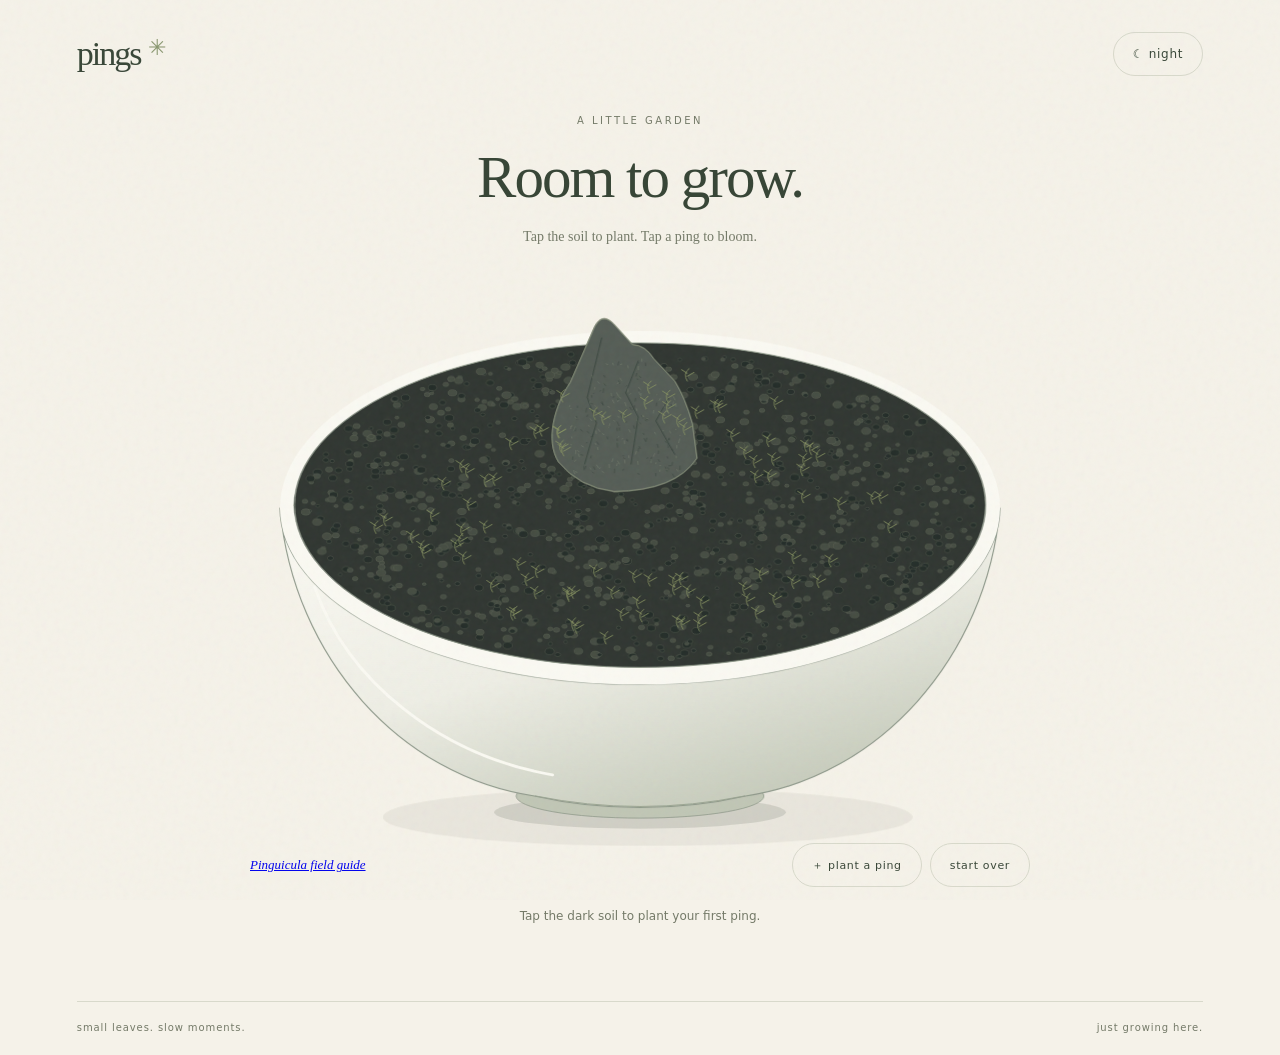
<file: index.html>
<!doctype html>
<html lang="en">
<head>
  <meta charset="utf-8">
  <meta name="viewport" content="width=device-width, initial-scale=1">
  <meta name="theme-color" content="#f5f2e9">
  <meta name="robots" content="noindex, nofollow">
  <meta name="description" content="A little Pinguicula garden, slowly drawn into bloom.">
  <title>Pings — a little garden</title>
  <link rel="stylesheet" href="pings.css">
  <script defer src="js/pings.js"></script>
</head>
<body>
  <main>
    <header><a class="wordmark" href="./" aria-label="Pings home">pings<span>✳</span></a><button id="light" type="button" aria-pressed="false">☾ <span>night</span></button></header>
    <section class="garden-space" aria-labelledby="heading">
      <div class="intro"><p class="eyebrow">a little garden</p><h1 id="heading">Room to grow.</h1><p class="subtitle">Tap the soil to plant. Tap a ping to bloom.</p></div>
      <svg id="garden" viewBox="0 130 1000 670" role="group" aria-labelledby="garden-title garden-desc"><title id="garden-title">A bowl of Pinguiculas</title><desc id="garden-desc">An interactive white bowl with dark pebbles, moss and a rock placed toward the back. Tap open soil to grow randomized Pinguiculas. Tap a plant to grow its flower. Use the Plant a ping button and Tab to plants for keyboard access.</desc></svg>
      <div class="garden-bottom"><span class="botanical"><a href="field-guide.html">Pinguicula field guide</a></span><div class="actions"><button id="plant" type="button">＋ plant a ping</button><button id="reset" type="button">start over</button><button id="replay" type="button" hidden>clear bowl</button></div></div>
      <p id="garden-status" role="status" aria-live="polite">Tap the dark soil to plant your first ping.</p>
    </section>
    <footer><span>small leaves. slow moments.</span><span>just growing here.</span></footer>
  </main>
  <noscript><p class="fallback">Enable JavaScript to see the garden draw itself.</p></noscript>
</body>
</html>
</file>
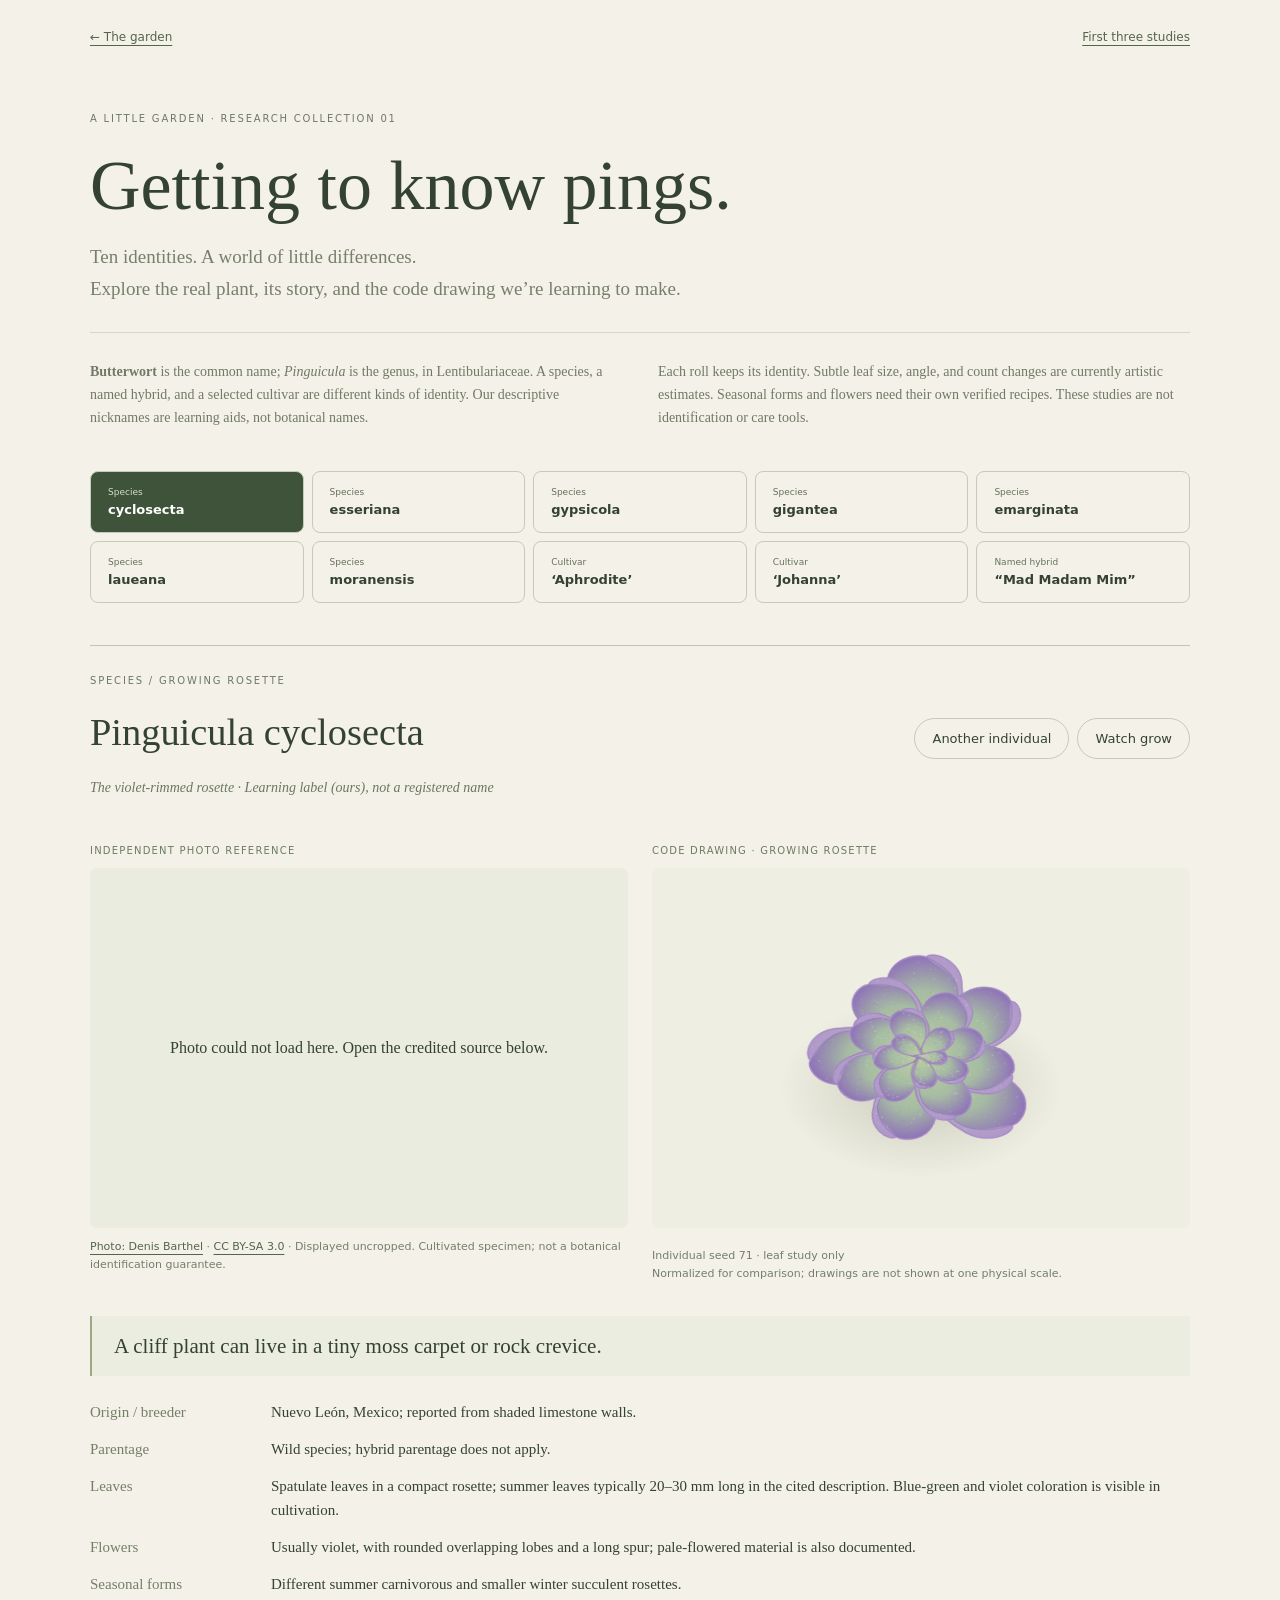
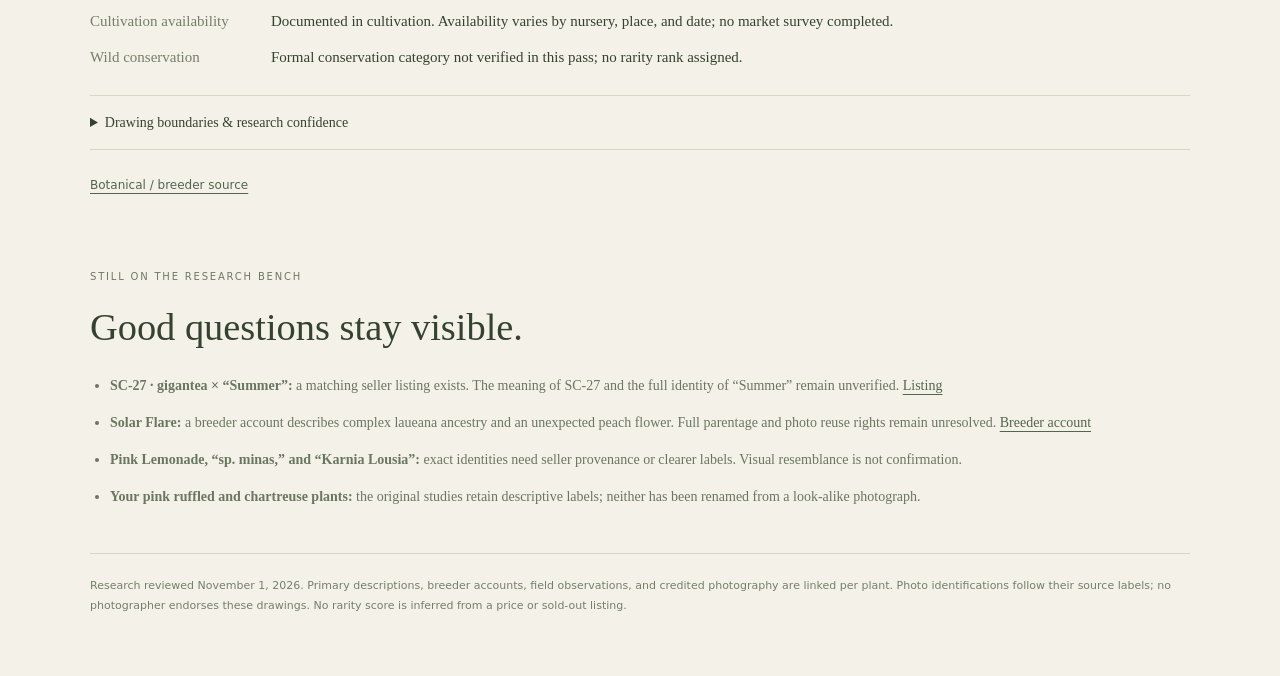
<file: field-guide.html>
<!doctype html><html lang="en"><head><meta charset="utf-8"><meta name="viewport" content="width=device-width,initial-scale=1"><title>The Ping Field Guide · Room to grow</title><link rel="stylesheet" href="field-guide.css"></head><body><main>
<nav><a href="index.html">← The garden</a><a href="studies.html">First three studies</a></nav>
<header><span class="eyebrow">A little garden · research collection 01</span><h1>Getting to know pings.</h1><p>Ten identities. A world of little differences.<br>Explore the real plant, its story, and the code drawing we’re learning to make.</p></header>
<div class="intro"><p><b>Butterwort</b> is the common name; <i>Pinguicula</i> is the genus, in Lentibulariaceae. A species, a named hybrid, and a selected cultivar are different kinds of identity. Our descriptive nicknames are learning aids, not botanical names.</p><p>Each roll keeps its identity. Subtle leaf size, angle, and count changes are currently artistic estimates. Seasonal forms and flowers need their own verified recipes. These studies are not identification or care tools.</p></div>
<section aria-label="Choose a plant"><div id="chooser"></div></section>
<section class="specimen" aria-labelledby="plant-name"><div class="heading"><div><span class="eyebrow" id="kind"></span><h2 id="plant-name"></h2><p id="nickname"></p></div><div class="controls"><button id="reroll">Another individual</button><button id="replay">Watch grow</button></div></div>
<div class="comparison"><figure><div class="figure-label">Independent photo reference</div><div id="photo"></div><figcaption id="credit"></figcaption></figure><figure><div class="figure-label">Code drawing · growing rosette</div><svg id="drawing" viewBox="0 0 400 400" role="img"></svg><figcaption><span id="seed"></span><br>Normalized for comparison; drawings are not shown at one physical scale.</figcaption></figure></div>
<p id="fact" class="fact"></p><dl id="facts"></dl><details><summary>Drawing boundaries & research confidence</summary><p id="boundaries"></p><p id="confidence"></p><p id="render-note"></p></details><div id="sources"></div></section>
<section class="pending"><span class="eyebrow">Still on the research bench</span><h2>Good questions stay visible.</h2><ul><li><b>SC-27 · gigantea × “Summer”:</b> a matching seller listing exists. The meaning of SC-27 and the full identity of “Summer” remain unverified. <a href="https://overgrownoasis.com/p/sc-27-pinguicula-gigantea-x-sum-46d29">Listing</a></li><li><b>Solar Flare:</b> a breeder account describes complex laueana ancestry and an unexpected peach flower. Full parentage and photo reuse rights remain unresolved. <a href="https://www.reddit.com/r/Pinguicula/comments/1w6val8/pinguicula_solar_flare/">Breeder account</a></li><li><b>Pink Lemonade, “sp. minas,” and “Karnia Lousia”:</b> exact identities need seller provenance or clearer labels. Visual resemblance is not confirmation.</li><li><b>Your pink ruffled and chartreuse plants:</b> the original studies retain descriptive labels; neither has been renamed from a look-alike photograph.</li></ul></section>
<footer>Research reviewed November 1, 2026. Primary descriptions, breeder accounts, field observations, and credited photography are linked per plant. Photo identifications follow their source labels; no photographer endorses these drawings. No rarity score is inferred from a price or sold-out listing.</footer>
</main><script src="js/studies.js"></script><script src="js/ping-catalog.js"></script><script src="js/field-guide.js"></script></body></html>
</file>
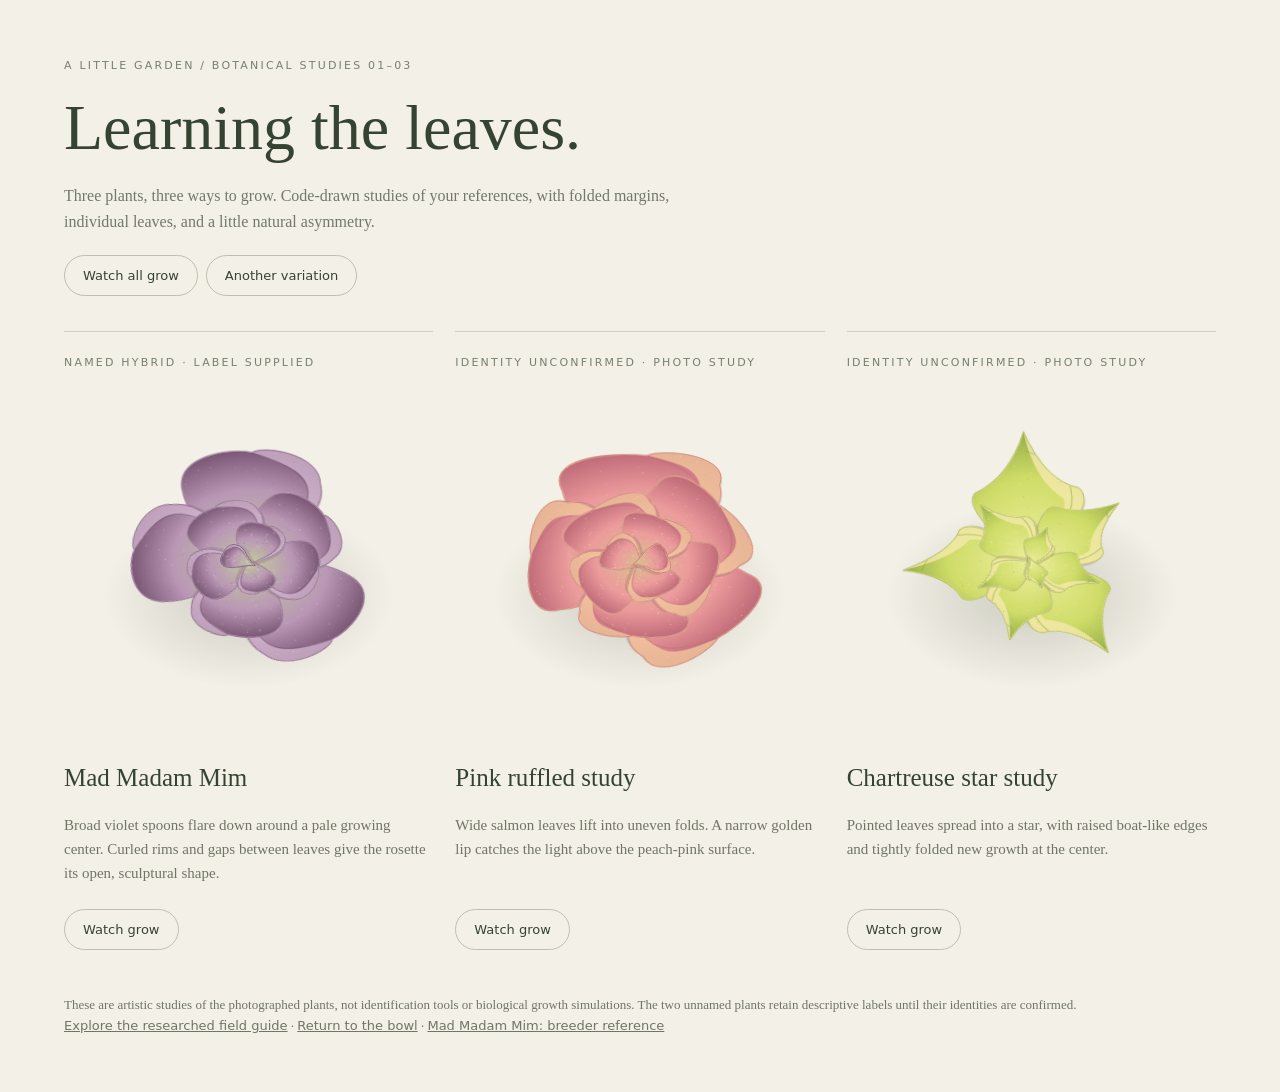
<file: studies.html>
<!doctype html><html lang="en"><meta charset="utf-8"><meta name="viewport" content="width=device-width,initial-scale=1"><title>Ping studies · Room to grow</title><style>
*{box-sizing:border-box}body{margin:0;background:#f3f0e7;color:#354333;font:16px Georgia,serif}main{max-width:1200px;margin:auto;padding:55px 24px}small{font:11px system-ui;letter-spacing:.2em;text-transform:uppercase;color:#77816e}h1{font-weight:400;font-size:clamp(36px,5vw,65px);margin:18px 0}header p{color:#72786a;line-height:1.6;max-width:650px}.grid{display:grid;grid-template-columns:repeat(3,1fr);gap:22px;margin-top:35px}article{border-top:1px solid #cdd0c0;padding-top:20px}svg{width:100%;overflow:visible}h2{font-size:25px;font-weight:400}article p{line-height:1.6;color:#707566;font-size:15px;min-height:76px}button,a{color:inherit;font:13px system-ui}button{border:1px solid #bac1ae;border-radius:30px;background:transparent;padding:12px 18px;cursor:pointer;margin:5px 8px 0 0}button:hover{background:#e1e7d7}button:focus-visible{outline:3px solid #7a9764}footer{margin-top:45px;line-height:1.6;font-size:13px;color:#707566}.outline{stroke-dasharray:1;stroke-dashoffset:1;animation:draw 1.6s ease forwards}.paint{opacity:0;animation:fill 1.3s ease forwards}@keyframes draw{to{stroke-dashoffset:0}}@keyframes fill{to{opacity:1}}@media(max-width:760px){.grid{grid-template-columns:1fr}svg{max-height:400px}article p{min-height:0}}@media(prefers-reduced-motion:reduce){.outline{animation:none;stroke-dashoffset:0}.paint{animation:none;opacity:1}}
</style><main><header><small>A little garden / botanical studies 01–03</small><h1>Learning the leaves.</h1><p>Three plants, three ways to grow. Code-drawn studies of your references, with folded margins, individual leaves, and a little natural asymmetry.</p><button id="replay">Watch all grow</button><button id="vary">Another variation</button></header><section class="grid" id="studies"></section><footer>These are artistic studies of the photographed plants, not identification tools or biological growth simulations. The two unnamed plants retain descriptive labels until their identities are confirmed.<br><a href="field-guide.html">Explore the researched field guide</a> · <a href="index.html">Return to the bowl</a> · <a href="https://www.californiacarnivores.com/products/pinguicula-x-mad-madam-mim-bare-root">Mad Madam Mim: breeder reference</a></footer></main><script src="js/studies.js"></script></html>
</file>
<file: pings.css>
:root{color-scheme:light;--paper:#f5f2e9;--ink:#384637;--muted:#747a68;--line:#d8d9cb;--bowl:#eeeee5;--rim:#faf9f2;--soil:#303631;--rock:#555d56;--shadow:#333c29}
*{box-sizing:border-box}body{margin:0;background:var(--paper);color:var(--ink);font-family:Georgia,'Times New Roman',serif;transition:background .7s,color .7s}body:before{content:'';position:fixed;inset:0;pointer-events:none;opacity:.13;background-image:url("data:image/svg+xml,%3Csvg viewBox='0 0 180 180' xmlns='http://www.w3.org/2000/svg'%3E%3Cfilter id='n'%3E%3CfeTurbulence type='fractalNoise' baseFrequency='.8' numOctaves='3' stitchTiles='stitch'/%3E%3C/filter%3E%3Cpath fill='%23888' filter='url(%23n)' opacity='.3' d='M0 0h180v180H0z'/%3E%3C/svg%3E")}
main{max-width:1440px;margin:auto;padding:28px 6vw 22px}header,footer,.garden-bottom{display:flex;align-items:center;justify-content:space-between}header{height:52px}.wordmark{font-size:34px;letter-spacing:-2px;text-decoration:none;color:inherit}.wordmark span{font-size:22px;color:#89966f;margin-left:8px;vertical-align:top}button{font:12px system-ui,sans-serif;letter-spacing:.06em;background:transparent;color:inherit;border:1px solid var(--line);border-radius:30px;padding:12px 19px;cursor:pointer;min-height:44px;transition:background .2s}button:hover{background:#8b9b7a18}button:focus-visible,a:focus-visible{outline:2px solid #8b668f;outline-offset:5px}.garden-space{max-width:960px;margin:35px auto 54px}.intro{text-align:center;position:relative;z-index:1}.eyebrow{font:10px system-ui,sans-serif;letter-spacing:.25em;text-transform:uppercase;color:var(--muted);margin:0 0 17px}h1{font-size:clamp(37px,5vw,59px);font-weight:400;letter-spacing:-2px;margin:0}.subtitle{font-size:14px;color:var(--muted);margin:17px 0 0}#garden{display:block;width:100%;height:auto;margin:-25px auto -20px;overflow:visible}.garden-bottom{max-width:640px;margin:auto}.botanical{font-size:13px;font-style:italic;color:var(--muted)}.botanical i{padding:0 9px}footer{border-top:1px solid var(--line);padding-top:20px;font:10px system-ui,sans-serif;letter-spacing:.09em;color:var(--muted)}.fallback{text-align:center}.draw{stroke-dasharray:1;stroke-dashoffset:1;animation:trace 1.6s ease forwards;animation-delay:var(--delay,0s)}.wash{opacity:0;animation:appear 1.6s ease forwards;animation-delay:var(--delay,0s)}@keyframes trace{to{stroke-dashoffset:0}}@keyframes appear{to{opacity:1}}[data-theme=dark]{color-scheme:dark;--paper:#202b28;--ink:#e0e5d7;--muted:#adb7a2;--line:#48574c;--bowl:#b9c6b8;--rim:#dae1d0;--soil:#18221e;--rock:#47544e;--shadow:#0c1510}[data-theme=dark] #garden{filter:saturate(.85)}@media(max-width:600px){main{padding:20px 6vw}.garden-space{margin:55px auto 55px}.intro{padding:0 10px}.subtitle{font-size:13px;line-height:1.6}#garden{width:114%;max-width:none;margin:7px -7% 8px}.garden-bottom{gap:10px}.botanical{font-size:11px}button{padding:11px 14px}footer{font-size:9px;gap:10px}.wordmark{font-size:30px}}@media(prefers-reduced-motion:reduce){*,*:before{animation:none!important;transition:none!important}.draw{stroke-dashoffset:0}.wash{opacity:1}}

#garden{touch-action:manipulation}.ping{cursor:pointer;outline:none}.ping:focus-visible>.hit-area{stroke:var(--ink);stroke-width:2;stroke-dasharray:3 4}.actions{display:flex;gap:8px;flex-wrap:wrap;justify-content:center}.garden-bottom{max-width:780px;gap:16px;flex-wrap:wrap}.garden-bottom button{font-size:11px}#garden-status{text-align:center;font:12px/1.6 system-ui,sans-serif;color:var(--muted);min-height:40px;margin:20px auto 0;max-width:480px}[hidden]{display:none!important}@media(max-width:600px){.garden-bottom{justify-content:center}.botanical{width:100%;text-align:center}.garden-space{margin-bottom:30px}#garden-status{font-size:11px}}

body{overflow-x:clip}

:root{--ceramic-shade:#c0c6b5}[data-theme=dark]{--ceramic-shade:#7f9284}
</file>
<file: field-guide.css>
*{box-sizing:border-box}body{margin:0;background:#f4f1e8;color:#344331;font:16px/1.65 Georgia,serif}main{max-width:1160px;margin:auto;padding:30px 30px 60px}nav{display:flex;justify-content:space-between;font:12px system-ui;margin-bottom:60px}a{color:#52664b;text-underline-offset:4px}.eyebrow{font:10px system-ui;letter-spacing:.18em;text-transform:uppercase;color:#6d7964}h1{font-size:clamp(36px,5.8vw,70px);line-height:1.1;font-weight:400;margin:17px 0}header>p{font-size:19px;color:#76806b}h2{font-size:clamp(26px,3vw,39px);font-weight:400;margin:8px 0}p{margin:12px 0}.intro{display:grid;grid-template-columns:1fr 1fr;gap:36px;font-size:14px;color:#707a65;border-top:1px solid #d4d8c8;padding-top:15px;margin:28px 0}#chooser{display:grid;grid-template-columns:repeat(5,1fr);gap:8px;margin:30px 0 42px}button{font:13px system-ui;color:inherit;border:1px solid #c4cbb7;border-radius:24px;padding:12px 17px;background:transparent;cursor:pointer}button:hover{background:#e7ebdd}button:focus-visible,summary:focus-visible,a:focus-visible{outline:3px solid #8f9f74;outline-offset:4px}#chooser button{border-radius:8px;text-align:left;min-height:62px}#chooser button span{display:block;font-size:9px;color:#65725b;margin-bottom:5px}#chooser button[aria-pressed=true]{background:#3e533a;color:#fff}#chooser button[aria-pressed=true] span{color:#d3ddc8}.specimen{padding-top:20px;border-top:1px solid #bdc7ad}.heading{display:flex;justify-content:space-between;align-items:center;gap:20px}.heading p{font-style:italic;color:#6a785e;font-size:14px}.controls{display:flex;gap:8px;flex-wrap:wrap}.comparison{display:grid;grid-template-columns:1fr 1fr;gap:24px;margin-top:22px}figure{margin:0;min-width:0}.figure-label{font:10px system-ui;letter-spacing:.12em;text-transform:uppercase;padding:12px 0;color:#6c7d60}#photo,#drawing{width:100%;height:360px;background:#e9ecdf;border-radius:7px}#photo{display:flex;align-items:center;justify-content:center;padding:10px}#photo img{width:100%;height:100%;object-fit:contain}#drawing{background:#efeee2}#photo .placeholder{max-width:290px;text-align:center;padding:25px;font-size:16px}figcaption{font:11px/1.65 system-ui;color:#738069;min-height:55px;padding-top:10px}figcaption a{font-size:11px}.fact{border-left:2px solid #9caa83;padding:13px 22px;margin:24px 0;font-size:21px;background:#eaeddf}dl{display:grid;grid-template-columns:155px 1fr;gap:12px 26px;font-size:15px}dt{color:#738067}dd{margin:0}details{border-block:1px solid #d2d8c5;padding:15px 0;margin:25px 0;font-size:14px}summary{cursor:pointer}#sources{font:12px/1.8 system-ui;display:flex;gap:22px;flex-wrap:wrap}.pending{margin-top:65px}.pending ul{padding-left:20px;font-size:14px;color:#69775e}.pending li{margin:14px 0}footer{margin-top:45px;border-top:1px solid #d2d8c5;padding-top:22px;font:11px/1.8 system-ui;color:#738069}.outline{stroke-dasharray:1;stroke-dashoffset:1;animation:draw 1.6s ease forwards}.paint{opacity:0;animation:fill 1.3s ease forwards}@keyframes draw{to{stroke-dashoffset:0}}@keyframes fill{to{opacity:1}}@media(max-width:700px){main{padding:24px 18px}nav{margin-bottom:38px}.intro{grid-template-columns:1fr;gap:0}#chooser{grid-template-columns:repeat(2,1fr)}.heading{display:block}.controls{margin:20px 0}.comparison{gap:12px}#photo,#drawing{height:230px}dl{grid-template-columns:1fr;gap:4px}dd{margin-bottom:14px}.figure-label{font-size:8px}.fact{font-size:18px}}@media(max-width:420px){#photo,#drawing{height:190px}}@media(prefers-reduced-motion:reduce){.outline{animation:none;stroke-dashoffset:0}.paint{animation:none;opacity:1}}
</file>
